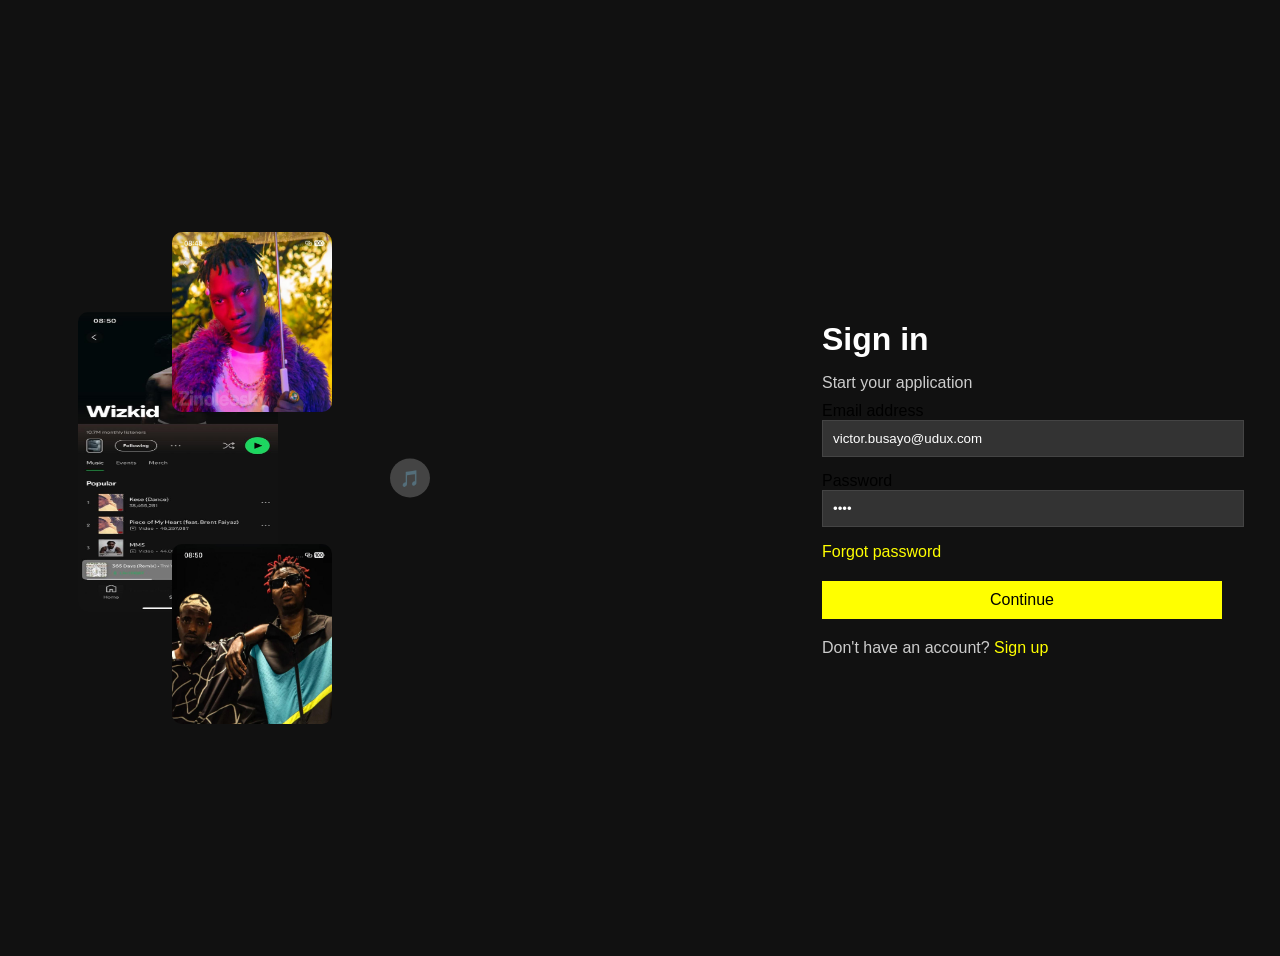
<file: index.html>
<!DOCTYPE html>
<html lang="en">

<head>
  <meta charset="UTF-8">
  <title>Combining </title>
  <link rel="stylesheet" href="./style.css">
</head>
<body>

    <div class="container">

        <div class="left">
            <img class="wiz" src="Bigwiz.jpg" alt="Bigwiz">
            <div class="p2"  >
                <img class="zi" src="Zino.jpg" alt="Zino">
                <img class="adj" src="adjebo.jpg" alt="Adjebo">
            </div>
                <div class="music-icon">🎵</div>
        </div>

      
        <div class="right">
            <h3>Sign in</h3>
            <p>Start your application</p>

            <label for="email">Email address</label>
            <input id="email" class="box" type="email" value="victor.busayo@udux.com" />

            <label for="password">Password</label>
            <input id="password" class="dot" type="password" value="****" />

            <p class="for">Forgot password</p>

            <button class="con">Continue</button>

            <p>Don't have an account? <span>Sign up</span></p>
        </div>
    </div>

</body>
</html>
</file>
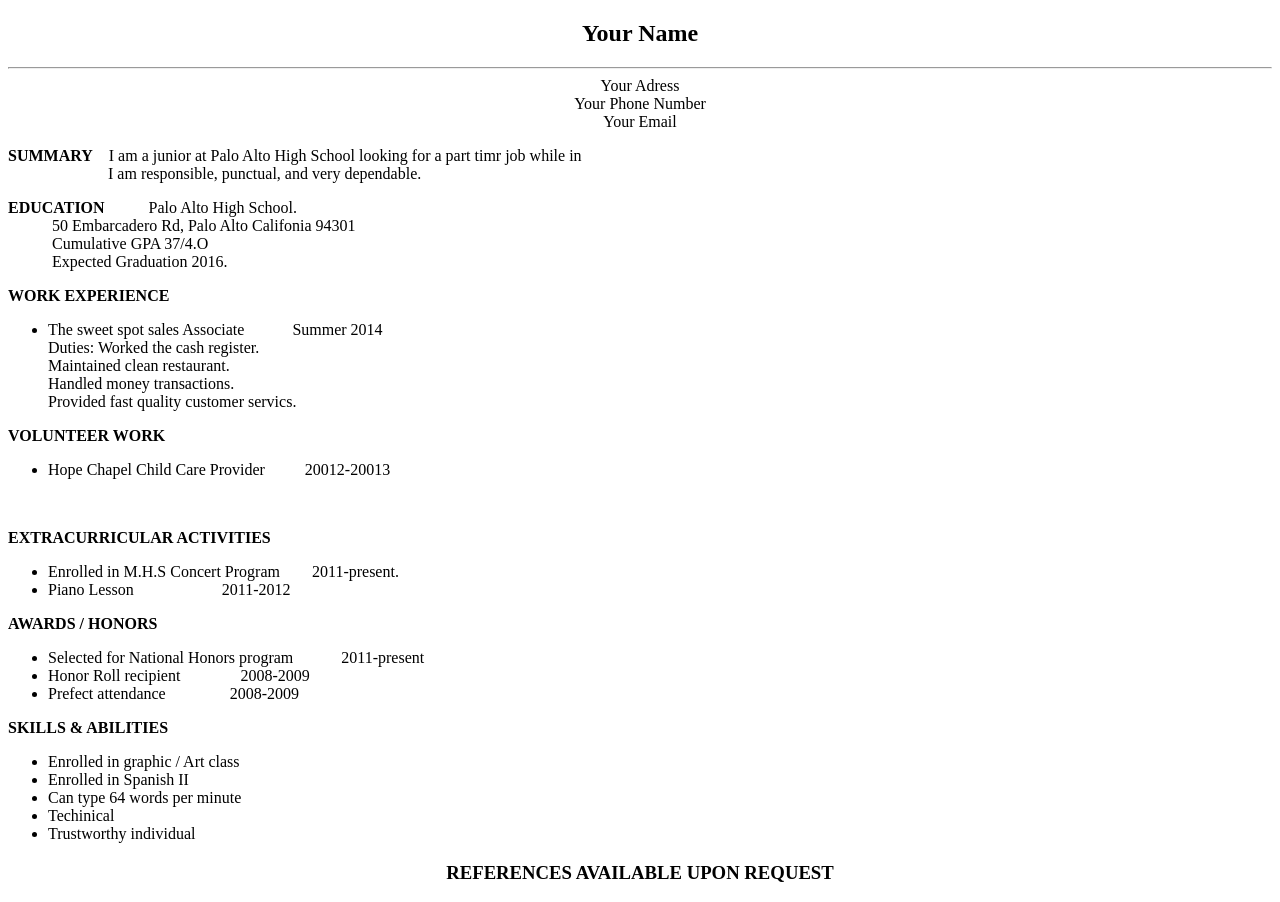
<file: name.html>
<!DOCTYPE html>
<html>
    <head> </head>
    <body>
       <h2> <p style="text-align: center; margin: 0; padding: 0;"> Your Name</p> </h2>
    <hr >
    <p style="text-align:center; margin: 0; padding: 0;"> 
        Your Adress<br>
        Your Phone Number <br>
        Your Email <br>
        <p> <span><strong> SUMMARY</strong>&nbsp;&nbsp;&nbsp;&nbsp;I am a junior at Palo Alto High School looking for a part timr job while in <br> 
            &nbsp;&nbsp;&nbsp;&nbsp;&nbsp;&nbsp;&nbsp;&nbsp;&nbsp;&nbsp;&nbsp;&nbsp;&nbsp;&nbsp;&nbsp;&nbsp;&nbsp;&nbsp;&nbsp;&nbsp; &nbsp;&nbsp;&nbsp;&nbsp;I am responsible, punctual, and very dependable. <br>

   <div>
    <p> <strong> EDUCATION </strong> &nbsp;&nbsp;&nbsp;&nbsp;&nbsp;&nbsp;&nbsp;&nbsp;&nbsp;  Palo Alto High School.<br>
        &nbsp;&nbsp;&nbsp;&nbsp;&nbsp;&nbsp;&nbsp;&nbsp;&nbsp;&nbsp;&nbsp;50 Embarcadero Rd, Palo Alto Califonia 94301 <br>
        &nbsp;&nbsp;&nbsp;&nbsp;&nbsp;&nbsp;&nbsp;&nbsp;&nbsp;&nbsp;&nbsp;Cumulative GPA 37/4.O <br>
        &nbsp;&nbsp;&nbsp;&nbsp;&nbsp;&nbsp;&nbsp;&nbsp;&nbsp;&nbsp;&nbsp;Expected Graduation 2016. <br> </p>
   </div>                             
        
   <div> 
    <p>
        <strong>WORK EXPERIENCE</strong> 
        <ul> <li>The sweet spot sales Associate &nbsp; &nbsp; &nbsp;&nbsp;&nbsp;&nbsp;&nbsp;&nbsp; Summer 2014 </li> 
        Duties: Worked the cash register. <br>
        Maintained clean restaurant. <br>
        Handled money transactions. <br>
        Provided fast quality customer servics. <br> </ul>
    </p>
   </div>

   <div>
     <P> <strong>VOLUNTEER WORK</strong> <br>
    <ul> <li> Hope Chapel Child Care Provider &nbsp;&nbsp;&nbsp;&nbsp;&nbsp;&nbsp;&nbsp;&nbsp; 20012-20013</li></ul> <br> </P>
    </div>

    <div>
        <p> <strong>EXTRACURRICULAR ACTIVITIES</strong> <br>
        <ul>
            <li> Enrolled in M.H.S Concert Program&nbsp;&nbsp;&nbsp;&nbsp;&nbsp;&nbsp;&nbsp; 2011-present.
                <li> Piano Lesson  &nbsp;&nbsp;&nbsp;&nbsp;&nbsp;&nbsp;&nbsp;&nbsp;&nbsp;&nbsp;&nbsp;&nbsp;&nbsp;&nbsp;&nbsp;&nbsp;&nbsp;&nbsp;&nbsp;&nbsp;&nbsp;2011-2012</li>
            </li>
        </ul></p>
    </div>
    <div>
        <p> <Strong> AWARDS / HONORS</Strong> <br> </p>
        <ul>
            <li> Selected for National Honors program&nbsp;&nbsp;&nbsp;&nbsp;&nbsp;&nbsp;&nbsp;&nbsp;&nbsp;&nbsp;&nbsp; 2011-present</li>
            <li>Honor Roll recipient &nbsp;&nbsp;&nbsp;&nbsp;&nbsp;&nbsp;&nbsp;&nbsp;&nbsp;&nbsp;&nbsp;&nbsp;&nbsp;&nbsp;2008-2009</li>
            <li> Prefect attendance  &nbsp;&nbsp;&nbsp;&nbsp;&nbsp;&nbsp;&nbsp;&nbsp;&nbsp;&nbsp;&nbsp;&nbsp;&nbsp;&nbsp;  2008-2009</li>
        </ul>
    </div>
    <div>
        <strong>SKILLS & ABILITIES</strong> <br>
        <ul>
            <li>Enrolled in graphic / Art class</li>
            <li>Enrolled in Spanish II</li>
            <li>Can type 64 words per minute</li>
            <li>Techinical </li>
            <li>Trustworthy individual</li>
        </ul>
    </div>
    <h3> <p style="text-align: center; margin: 0; padding: 0;"> REFERENCES AVAILABLE UPON REQUEST<h3> 
    </body>
</html>
</file>
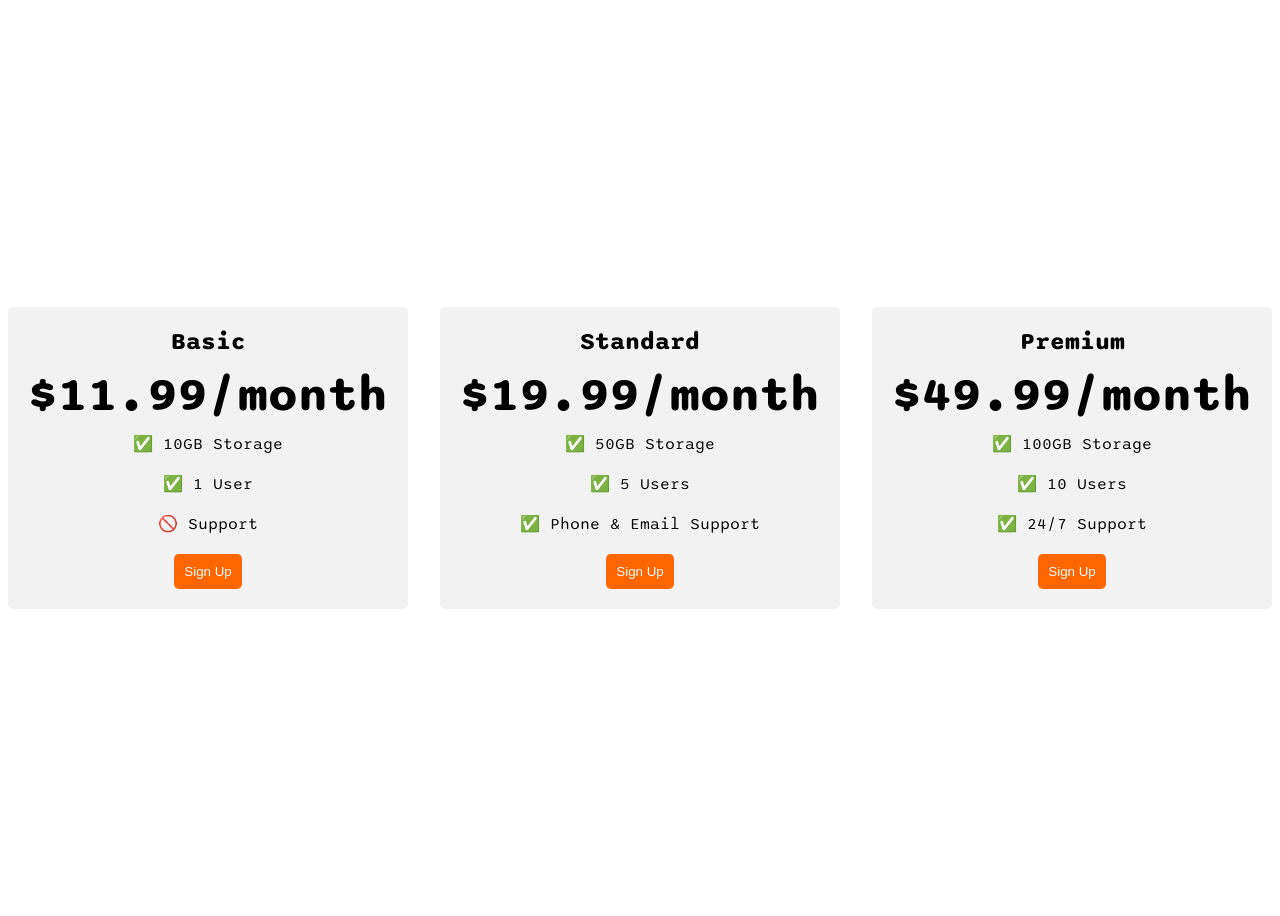
<file: solution.html>
<!DOCTYPE html>
<html>

<head>
  <title>Flexbox Pricing Table</title>
  <link rel="preconnect" href="https://fonts.googleapis.com">
  <link rel="preconnect" href="https://fonts.gstatic.com" crossorigin>
  <link href="https://fonts.googleapis.com/css2?family=Sono:wght@400;700&display=swap" rel="stylesheet">
  <style>
    body {
      font-family: 'Sono', sans-serif;
    }

    .pricing-container {
      display: flex;
      justify-content: center;
      align-items: center;
      height: 100vh;
      gap: 2rem;
    }

    .pricing-plan {
      flex: 1;
      max-width: 400px;
      padding: 20px;
      background-color: #f2f2f2;
      border-radius: 5px;
      text-align: center;
    }

    .plan-title {
      font-size: 24px;
      font-weight: bold;
      margin-bottom: 10px;
    }

    .plan-price {
      font-size: 48px;
      font-weight: bold;
      margin-bottom: 10px;
    }

    .plan-features {
      list-style: none;
      padding: 0;
      margin: 0;
    }

    .plan-features li {
      margin-bottom: 20px;
    }

.plan-button {
  padding: 10px;
  background-color: #ff6600;
  color: #fff;
  border-radius: 5px;
  border: none;
  display: block; /* Add this line */
  margin: 0 auto; /* Add this line */
}

    @media (max-width: 1250px) {
      .pricing-container {
        flex-direction: column;
        height: 100%;
      }
    }
  </style>
</head>

<body>
  <div class="pricing-container">
    <div class="pricing-plan">
      <div class="plan-title">Basic</div>
      <div class="plan-price">$11.99/month</div>
      <ul class="plan-features">
        <li>✅ 10GB Storage</li>
        <li>✅ 1 User</li>
        <li>🚫 Support</li>
      </ul>
      <button class="plan-button">Sign Up</a>
    </div>
    <div class="pricing-plan">
      <div class="plan-title">Standard</div>
      <div class="plan-price">$19.99/month</div>
      <ul class="plan-features">
        <li>✅ 50GB Storage</li>
        <li>✅ 5 Users</li>
        <li>✅ Phone &amp; Email Support</li>
      </ul>
      <button class="plan-button">Sign Up</a>
    </div>
    <div class="pricing-plan">
      <div class="plan-title">Premium</div>
      <div class="plan-price">$49.99/month</div>
      <ul class="plan-features">
        <li>✅ 100GB Storage</li>
        <li>✅ 10 Users</li>
        <li>✅ 24/7 Support</li>
      </ul>
      <button class="plan-button">Sign Up</a>
    </div>
  </div>

</body>

</html>
</file>
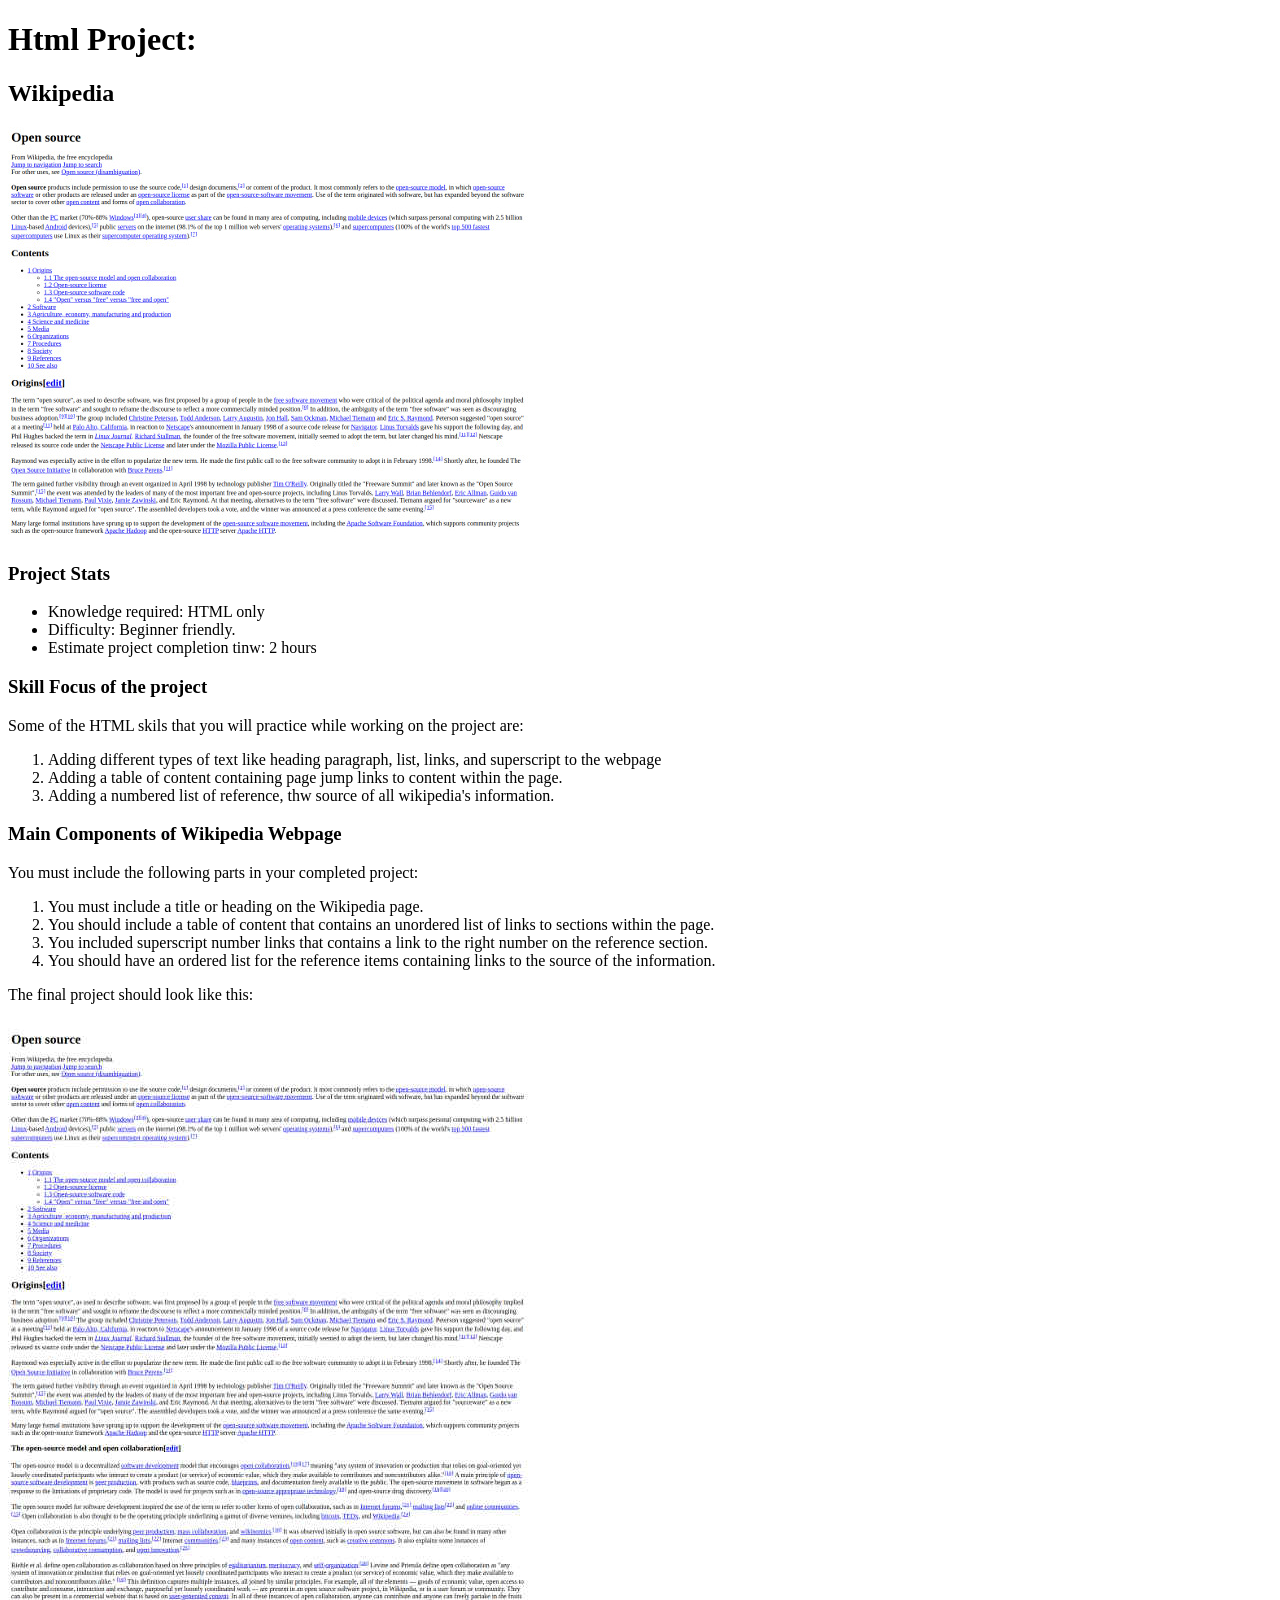
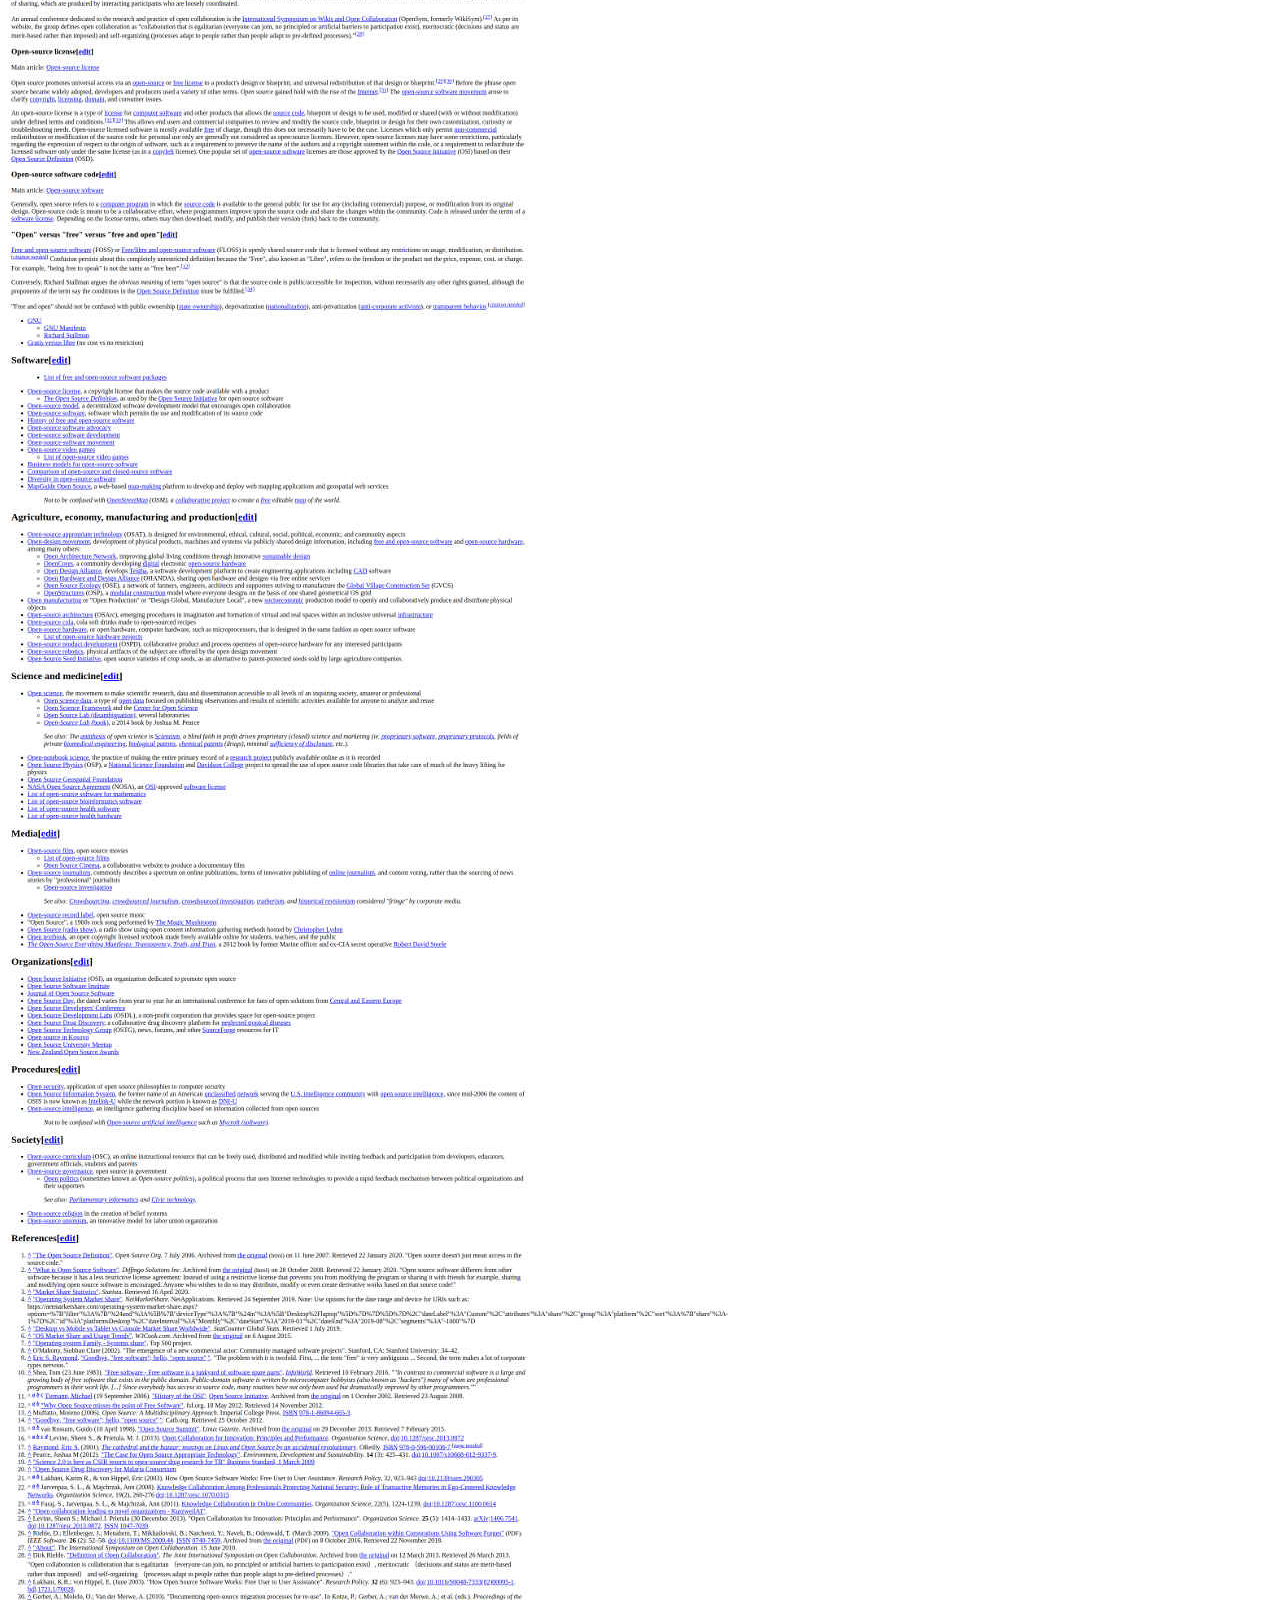
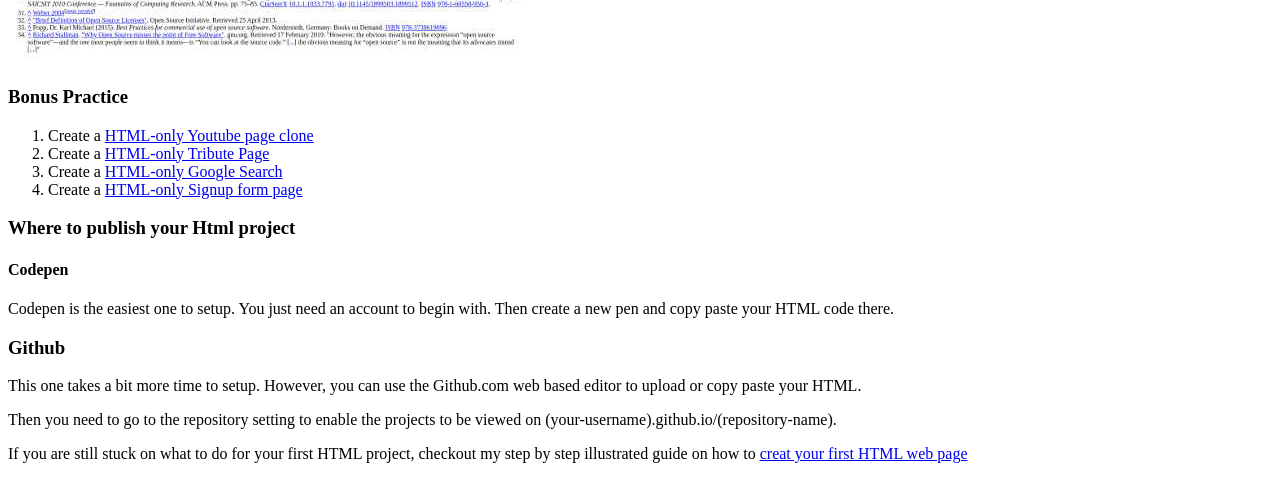
<file: wiki.html>
<!DOCTYPE html>
<html>
<head>  </head>
<body>
<h1>Html Project:</h1>
<p> <h2> Wikipedia </h2></p>


<img src="Un.jpg">
 <h3> Project Stats </h3>
    <ul>
        <li>Knowledge required: HTML only </li>
        <li> Difficulty: Beginner friendly.</li>
        <li> Estimate project completion tinw: 2 hours</li>
        </li>
    </ul>

    <div>
        <h3> Skill Focus of the project</h3>
        <p> Some of the HTML skils that you will practice while working on the project are:</p>
        <ol>
            <li> Adding different types of text like heading paragraph, list, links, and superscript to the webpage</li>
            <li> Adding a table of content containing page jump links to content within the page.</li>
            <li> Adding a numbered list of reference, thw source of all wikipedia's information.</li>
        </ol>
    </div>

    <div>
       <h3>Main Components of Wikipedia Webpage </h3> 
       <p> You must include the following parts in your completed project:</p>
       <ol>
        <li>You must include a title or heading on the Wikipedia page. </li>
        <li>You should include a table of content that contains an unordered list of links to sections within the page.</li>
        <li>You included superscript number links that contains a link to the right number on the reference section.</li>
        <li>You should have an ordered list for the reference items containing links to the source of the information.</li>
       </ol>
       <p>The final project should look like this:</p>
    </div>

    <img src="wp.jpg"></a>
  <h3> Bonus Practice</h3>
  <ol>
    <li>Create a <a href="idontknow.com"> HTML-only Youtube page clone</a></li>
    <li>Create a <a href="idontknow1.com"> HTML-only Tribute Page </a></li>
    <li>Create a <a href="idontknow3.com">HTML-only Google Search </a></li>
    <li>Create a <a href="idontknow5.com">HTML-only Signup form page</a></li>
  </ol>
  <h3>Where to publish your Html project </h3>
  <h4> Codepen</h4>
  <p> Codepen is the easiest one to setup. You just need an account to begin with. Then create a new pen and copy paste your HTML code there. </p>
  
  <h3>Github</h3>
  <p>This one takes a bit more time to setup.
    However, you can use the Github.com web based editor to upload or copy paste your HTML.</p>
    <p>Then you need to go to the repository setting to enable the projects to be  viewed on (your-username).github.io/(repository-name).</p>
    <p> If you are still stuck on what to do for your first HTML project, checkout my step by step illustrated guide on how to <a href="opean6.com">creat your first HTML web page</a></p>

</body>
</html>
</file>
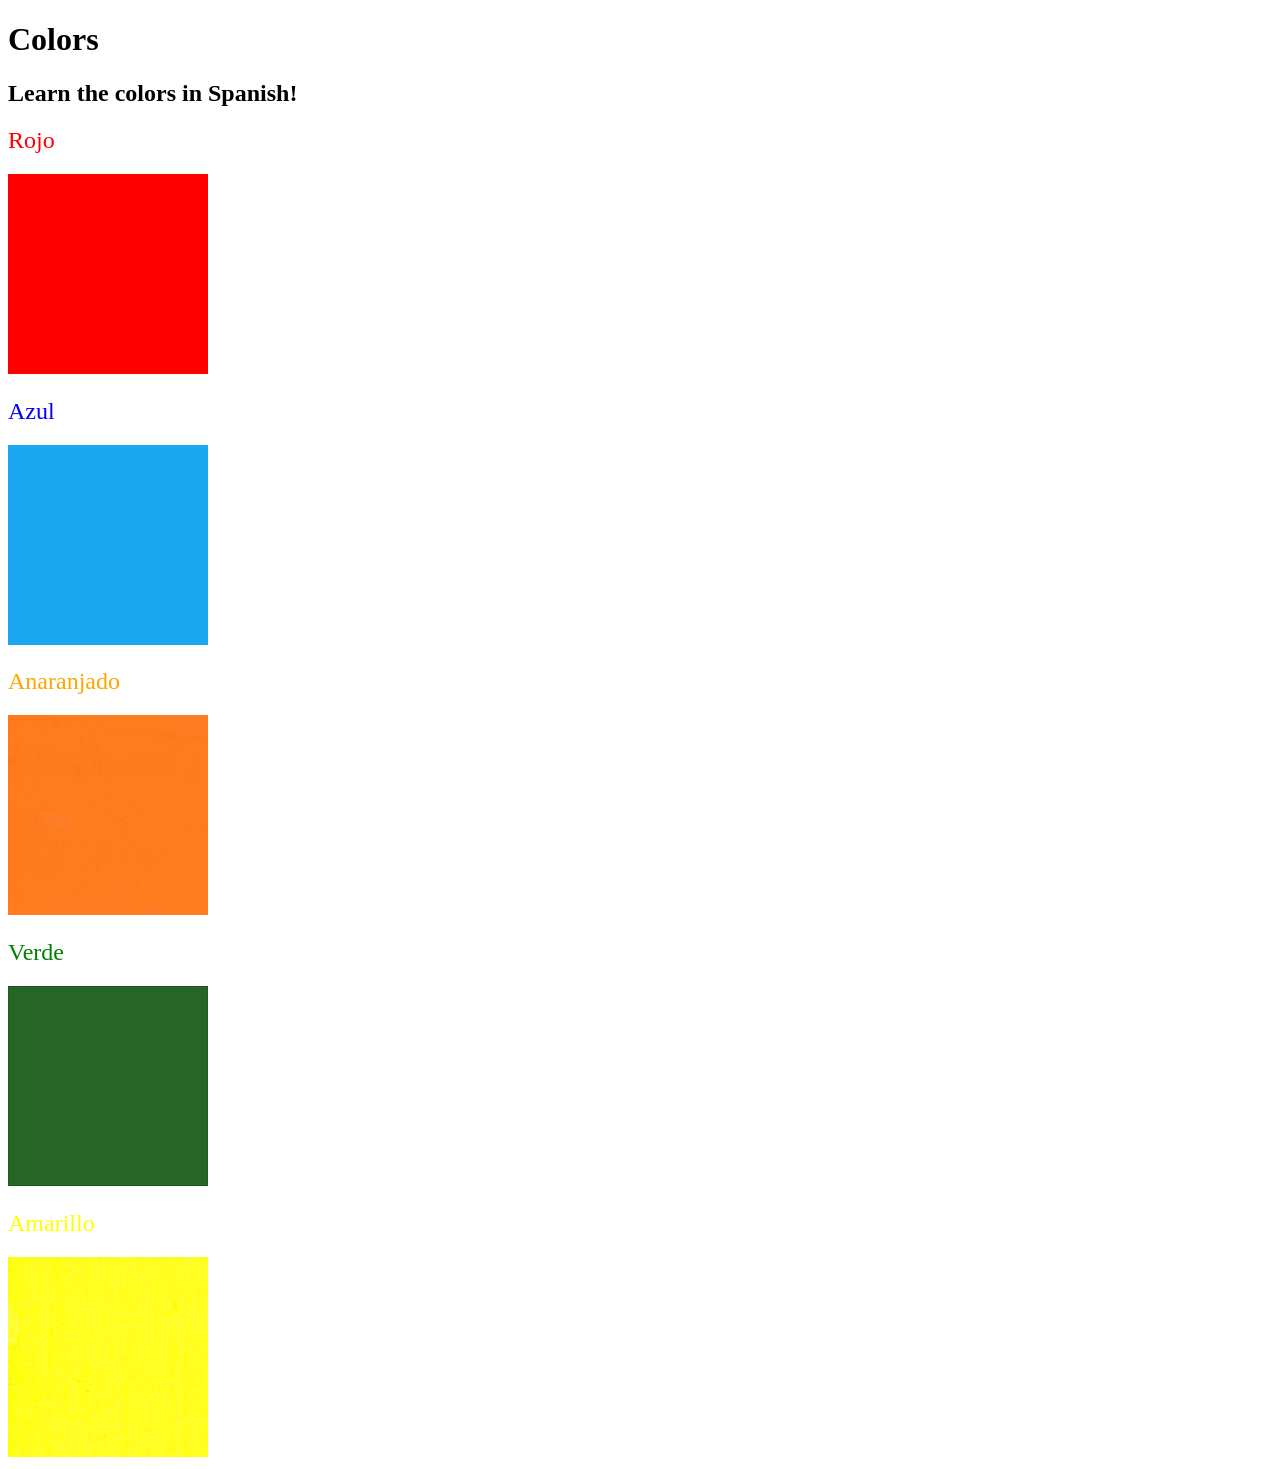
<file: solution/solution.html>
<!DOCTYPE html>
<html lang="en">
  <head>
    <meta charset="UTF-8" />
    <title>Spanish Vocabulary</title>
    <link rel="stylesheet" href="./style.css" />
  </head>

  <body>
    <h1>Colors</h1>
    <h2>Learn the colors in Spanish!</h2>
    <h2 class="color-title" id="red">Rojo</h2>
    <img src="./assets/images/red.png" alt="red" />

    <h2 class="color-title" id="blue">Azul</h2>
    <img src="./assets/images/blue.png" alt="blue" />

    <h2 class="color-title" id="orange">Anaranjado</h2>
    <img src="./assets/images/orange.png" alt="orange" />

    <h2 class="color-title" id="green">Verde</h2>
    <img src="./assets/images/green.png" alt="green" />

    <h2 class="color-title" id="yellow">Amarillo</h2>
    <img src="./assets/images/yellow.png" alt="yellow" />
  </body>
</html>
</file>
<file: style.css>
body {
  background-color: #111;
  font-family: Arial, sans-serif;
}

.container {
  display: flex;
  justify-content: center;
  align-items: center;
  height: 100vh;
  padding: 20px;
}

/* Left side images */
.left {
  position: relative;
  flex: 1;
  height: 13cm;
  width: 5cm;
  padding-left: 100px;
}

.left img {
  border-radius: 10px;
}

.wiz {
  height: 300px;
  width: 200px;
  position: absolute;
  top: 80px;
  left: 50px;
}


.zi {
  height: 180px;
  width: 160px;
  position: absolute;
  top: 0;
  right: 460px;
}

.adj {
  height: 180px;
  width: 160px;
  position: absolute;
  bottom: 0;
  right: 460px;
}

/* Right side form */
.right {
  flex: 1;
  padding: 30px;
  max-width: 400px;
}

h3 {
  color: white;
  font-size: 32px;
  margin-bottom: 5px;
}

p {
  color: #ccc;
  margin-bottom: 10px;
}

.box {
  display: block;
  width: 100%;
  padding: 10px;
  background-color: #333;
  color: white;
  border: 1px solid #444;
  margin-bottom: 15px;
}

.dot {
  display: block;
  width: 100%;
  padding: 10px;
  background-color: #333;
  color: white;
  border: 1px solid #444;
  margin-bottom: 15px;
}

.for {
  color: yellow;
  margin-bottom: 20px;
  cursor: pointer;
}

.con {
  display: block;
  width: 100%;
  padding: 10px;
  text-align: center;
  background-color: yellow;
  color: black;
  border: none;
  font-size: 16px;
  cursor: pointer;
  margin-bottom: 20px;
}

span {
  color: yellow;
  cursor: pointer;
}

.music-icon {
  position: absolute;
  top: 50%;
  left: 50%;
  transform: translate(-50%, -50%);
  background-color: #444;
  color: yellow;
  padding: 10px;
  border-radius: 50%;
}

/* 
.container{
  display: flex;
  height: 100%;
  width: 100%;
  padding-top: 8cm;
}
.left{
  display: flex;
  padding: 0.3cm;
  padding-top: 1.5cm;
  border: 2px solid black;
  height: 7cm;
  position: relative;
}
.p2{
  display: grid;
  height: 6cm;
  width: 3cm;
  align-self: left;
  justify-self: left;
  position: absolute;
  right: -30px;
  gap: 30px;
}
.wiz{
  height: 5cm;
  width: 5cm;
  margin-top: 0.3cm;
}
.zi{
  height: 2.3cm;
  width: 1.8cm;

.adj{
  height: 2.3cm;
  width: 1.8cm;
  margin-top: 15px;
}  */
</file>
<file: solution/style.css>
img {
  height: 200px;
  width: 200px;
}

.color-title {
  font-weight: normal;
}

#red {
  color: red;
}

#blue {
  color: blue;
}

#orange {
  color: orange;
}

#green {
  color: green;
}

#yellow {
  color: yellow;
}
</file>
